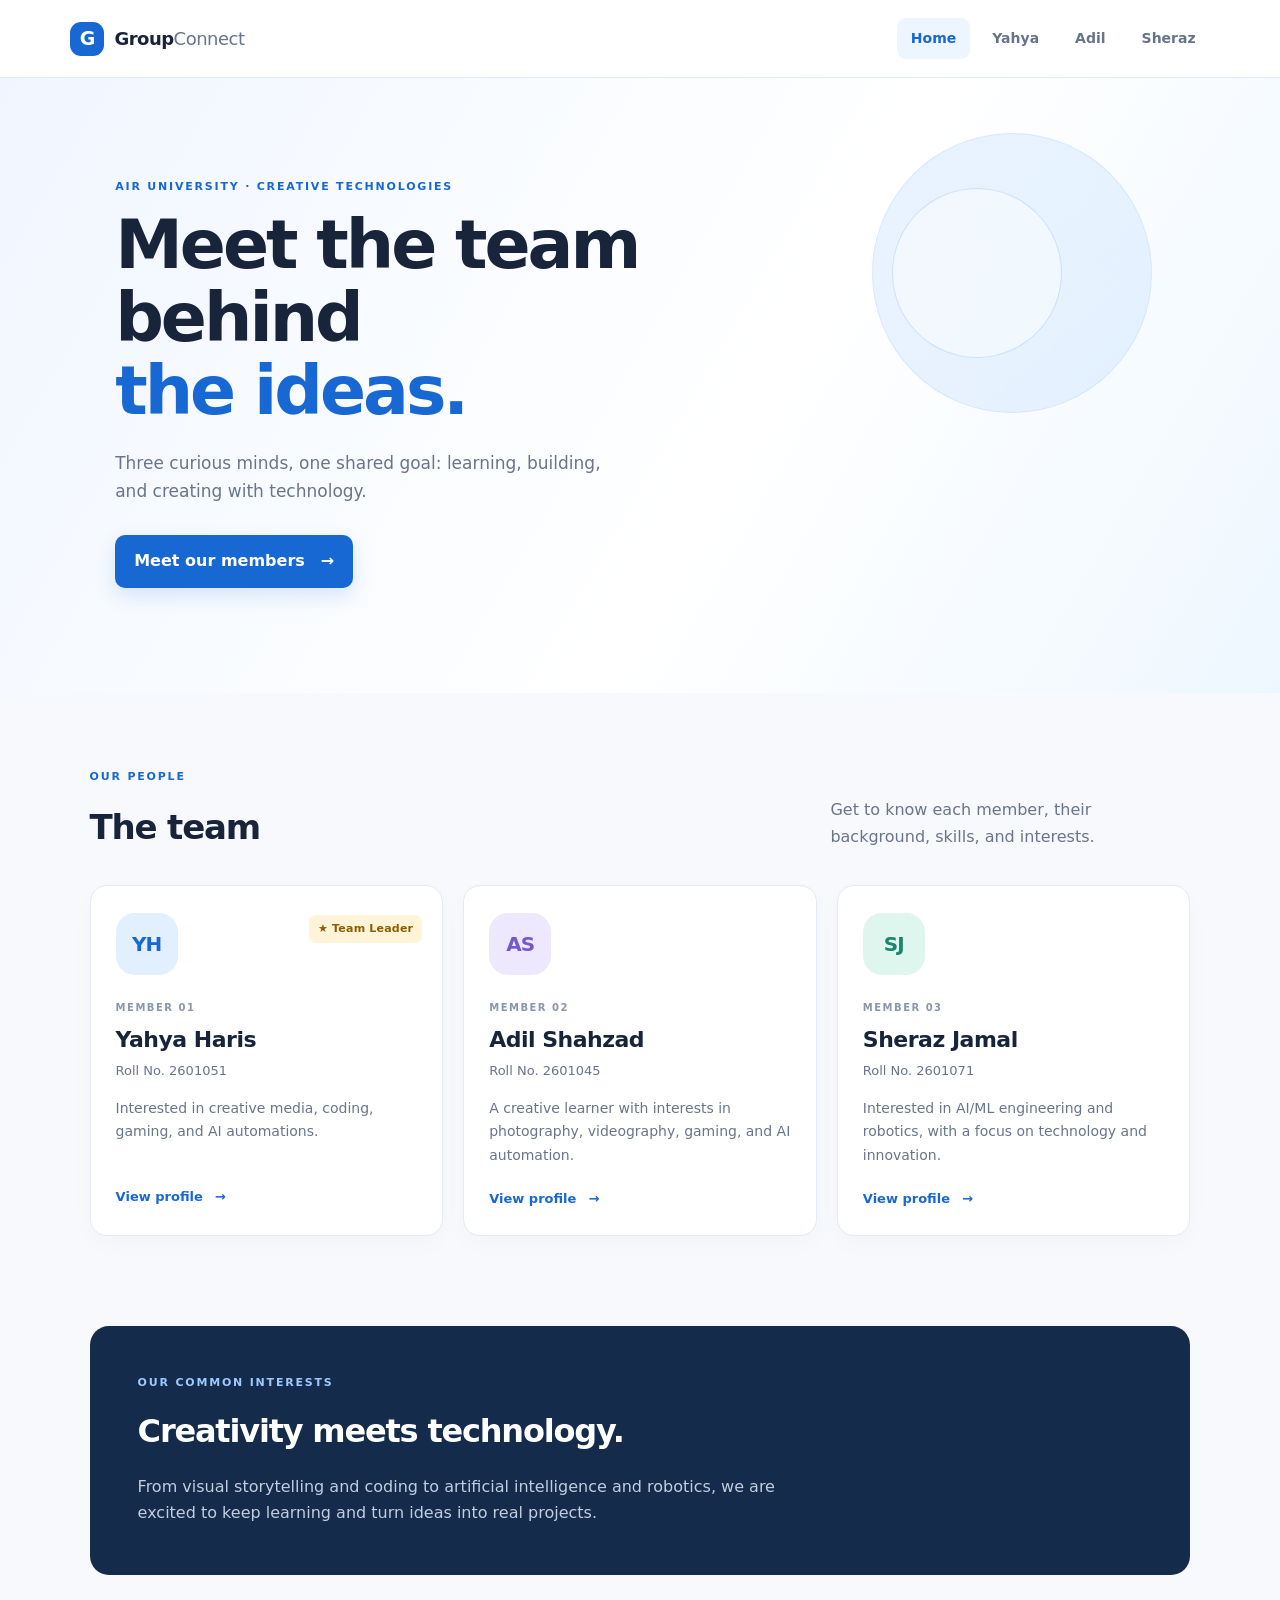
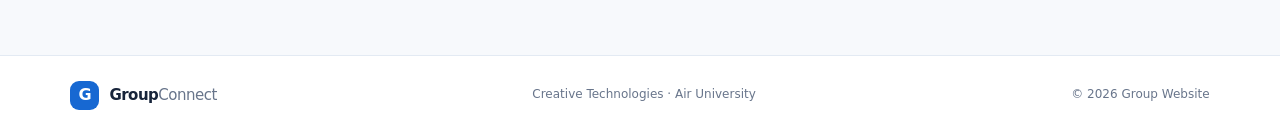
<file: index.html>
<!DOCTYPE html>
<html lang="en">
<head>
  <meta charset="UTF-8">
  <meta name="viewport" content="width=device-width, initial-scale=1.0">
  <meta name="description" content="Meet the three members of our Creative Technologies group.">
  <title>Group Website | Creative Technologies</title>
  <link rel="stylesheet" href="style.css">
</head>
<body>
  <header class="site-header">
    <a class="brand" href="index.html" aria-label="Group home"><span class="brand-mark">G</span><span>Group<span class="brand-light">Connect</span></span></a>
    <nav aria-label="Main navigation">
      <a class="active" href="index.html">Home</a>
      <a href="member1.html">Yahya</a>
      <a href="member2.html">Adil</a>
      <a href="member3.html">Sheraz</a>
    </nav>
  </header>
  <main>
    <section class="hero">
      <p class="eyebrow">AIR UNIVERSITY · CREATIVE TECHNOLOGIES</p>
      <h1>Meet the team behind<br><span>the ideas.</span></h1>
      <p class="hero-copy">Three curious minds, one shared goal: learning, building, and creating with technology.</p>
      <a class="button" href="#team">Meet our members <span aria-hidden="true">→</span></a>
      <div class="hero-orb orb-one"></div><div class="hero-orb orb-two"></div>
    </section>
    <section id="team" class="section">
      <div class="section-heading"><div><p class="eyebrow">OUR PEOPLE</p><h2>The team</h2></div><p>Get to know each member, their background, skills, and interests.</p></div>
      <div class="member-grid">
        <article class="member-card leader-card">
          <div class="avatar avatar-blue">YH</div><span class="tag">★ Team Leader</span>
          <p class="member-number">MEMBER 01</p><h3>Yahya Haris</h3><p class="roll">Roll No. 2601051</p>
          <p class="card-copy">Interested in creative media, coding, gaming, and AI automations.</p>
          <a class="text-link" href="member1.html">View profile <span>→</span></a>
        </article>
        <article class="member-card">
          <div class="avatar avatar-purple">AS</div><p class="member-number">MEMBER 02</p><h3>Adil Shahzad</h3><p class="roll">Roll No. 2601045</p>
          <p class="card-copy">A creative learner with interests in photography, videography, gaming, and AI automation.</p>
          <a class="text-link" href="member2.html">View profile <span>→</span></a>
        </article>
        <article class="member-card">
          <div class="avatar avatar-green">SJ</div><p class="member-number">MEMBER 03</p><h3>Sheraz Jamal</h3><p class="roll">Roll No. 2601071</p>
          <p class="card-copy">Interested in AI/ML engineering and robotics, with a focus on technology and innovation.</p>
          <a class="text-link" href="member3.html">View profile <span>→</span></a>
        </article>
      </div>
    </section>
    <section class="mission"><p class="eyebrow">OUR COMMON INTERESTS</p><h2>Creativity meets technology.</h2><p>From visual storytelling and coding to artificial intelligence and robotics, we are excited to keep learning and turn ideas into real projects.</p></section>
  </main>
  <footer><a class="brand footer-brand" href="index.html"><span class="brand-mark">G</span><span>Group<span class="brand-light">Connect</span></span></a><p>Creative Technologies · Air University</p><p>© 2026 Group Website</p></footer>
</body>
</html>
</file>
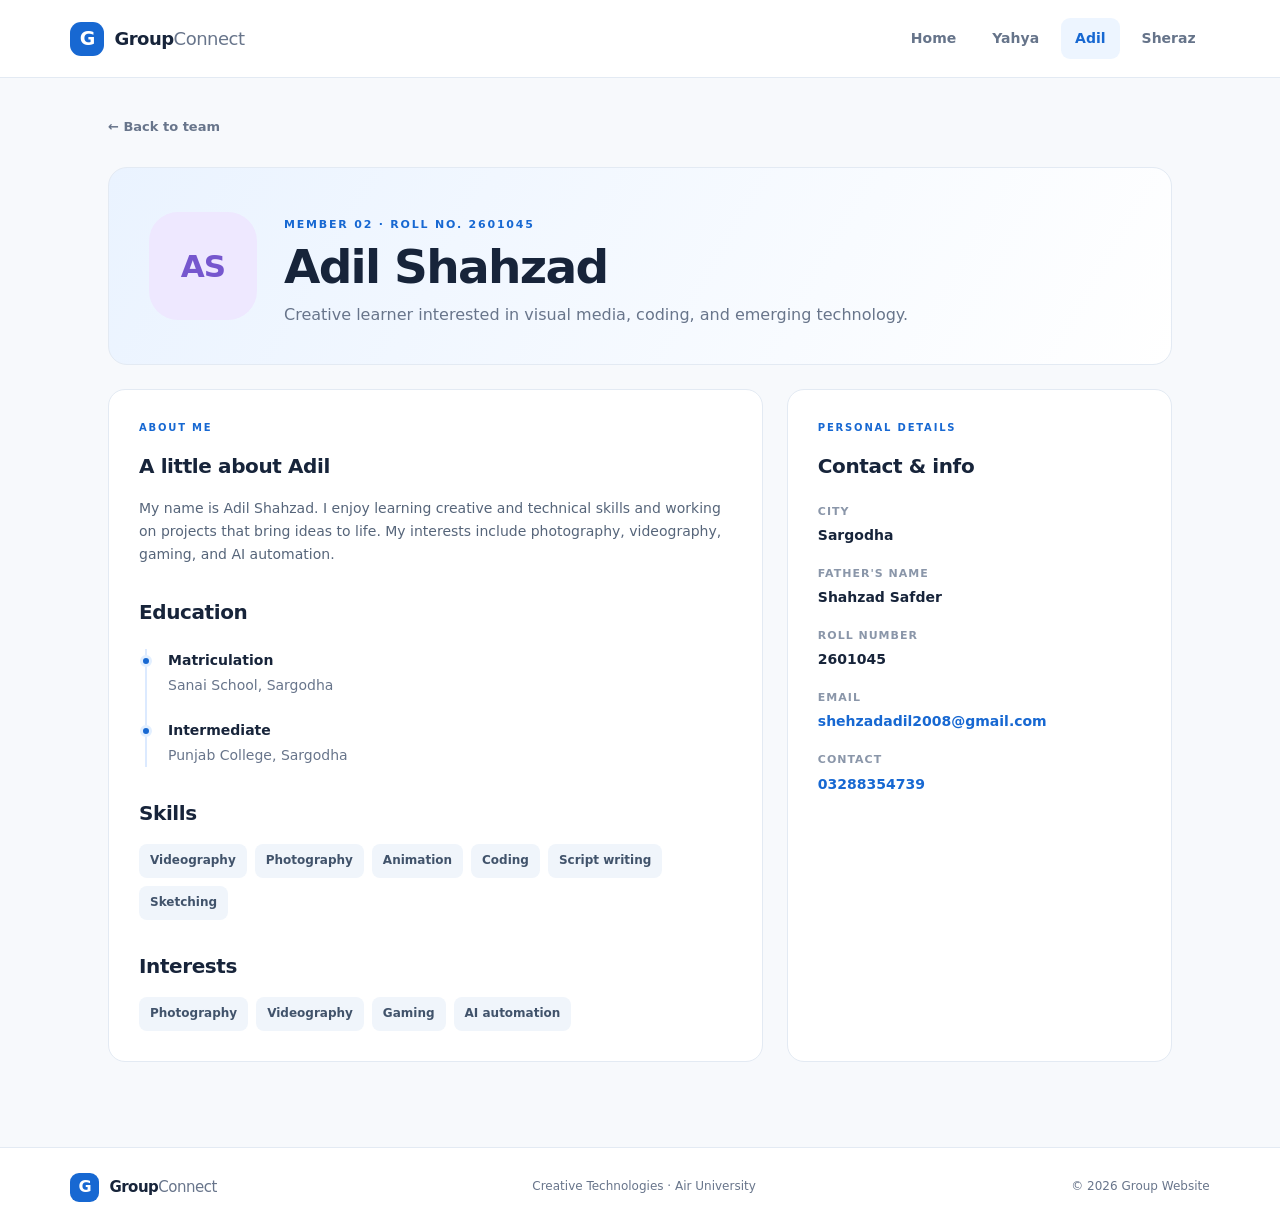
<file: adilshehzad.html>
<!DOCTYPE html>
<html lang="en">
<head><meta charset="UTF-8"><meta name="viewport" content="width=device-width, initial-scale=1.0"><title>Adil Shahzad | Member Profile</title><link rel="stylesheet" href="style.css"></head>
<body>
<header class="site-header"><a class="brand" href="index.html"><span class="brand-mark">G</span><span>Group<span class="brand-light">Connect</span></span></a><nav aria-label="Main navigation"><a href="index.html">Home</a><a href="member1.html">Yahya</a><a class="active" href="member2.html">Adil</a><a href="member3.html">Sheraz</a></nav></header>
<main class="profile-main"><a class="back-link" href="index.html">← Back to team</a>
<section class="profile-hero"><div class="avatar avatar-large avatar-purple">AS</div><div><p class="eyebrow">MEMBER 02 · ROLL NO. 2601045</p><h1>Adil Shahzad</h1><p class="profile-lead">Creative learner interested in visual media, coding, and emerging technology.</p></div></section>
<div class="profile-layout"><section class="content-panel"><p class="eyebrow">ABOUT ME</p><h2>A little about Adil</h2><p>My name is Adil Shahzad. I enjoy learning creative and technical skills and working on projects that bring ideas to life. My interests include photography, videography, gaming, and AI automation.</p>
<h2>Education</h2><div class="timeline"><div><span class="timeline-dot"></span><p class="timeline-title">Matriculation</p><p class="muted">Sanai School, Sargodha</p></div><div><span class="timeline-dot"></span><p class="timeline-title">Intermediate</p><p class="muted">Punjab College, Sargodha</p></div></div>
<h2>Skills</h2><div class="chips"><span>Videography</span><span>Photography</span><span>Animation</span><span>Coding</span><span>Script writing</span><span>Sketching</span></div><h2>Interests</h2><div class="chips"><span>Photography</span><span>Videography</span><span>Gaming</span><span>AI automation</span></div></section>
<aside class="content-panel contact-panel"><p class="eyebrow">PERSONAL DETAILS</p><h2>Contact & info</h2><dl><dt>City</dt><dd>Sargodha</dd><dt>Father's name</dt><dd>Shahzad Safder</dd><dt>Roll number</dt><dd>2601045</dd><dt>Email</dt><dd><a href="mailto:shehzadadil2008@gmail.com">shehzadadil2008@gmail.com</a></dd><dt>Contact</dt><dd><a href="tel:03288354739">03288354739</a></dd></dl></aside></div></main>
<footer><a class="brand footer-brand" href="index.html"><span class="brand-mark">G</span><span>Group<span class="brand-light">Connect</span></span></a><p>Creative Technologies · Air University</p><p>© 2026 Group Website</p></footer>
</body></html>
</file>
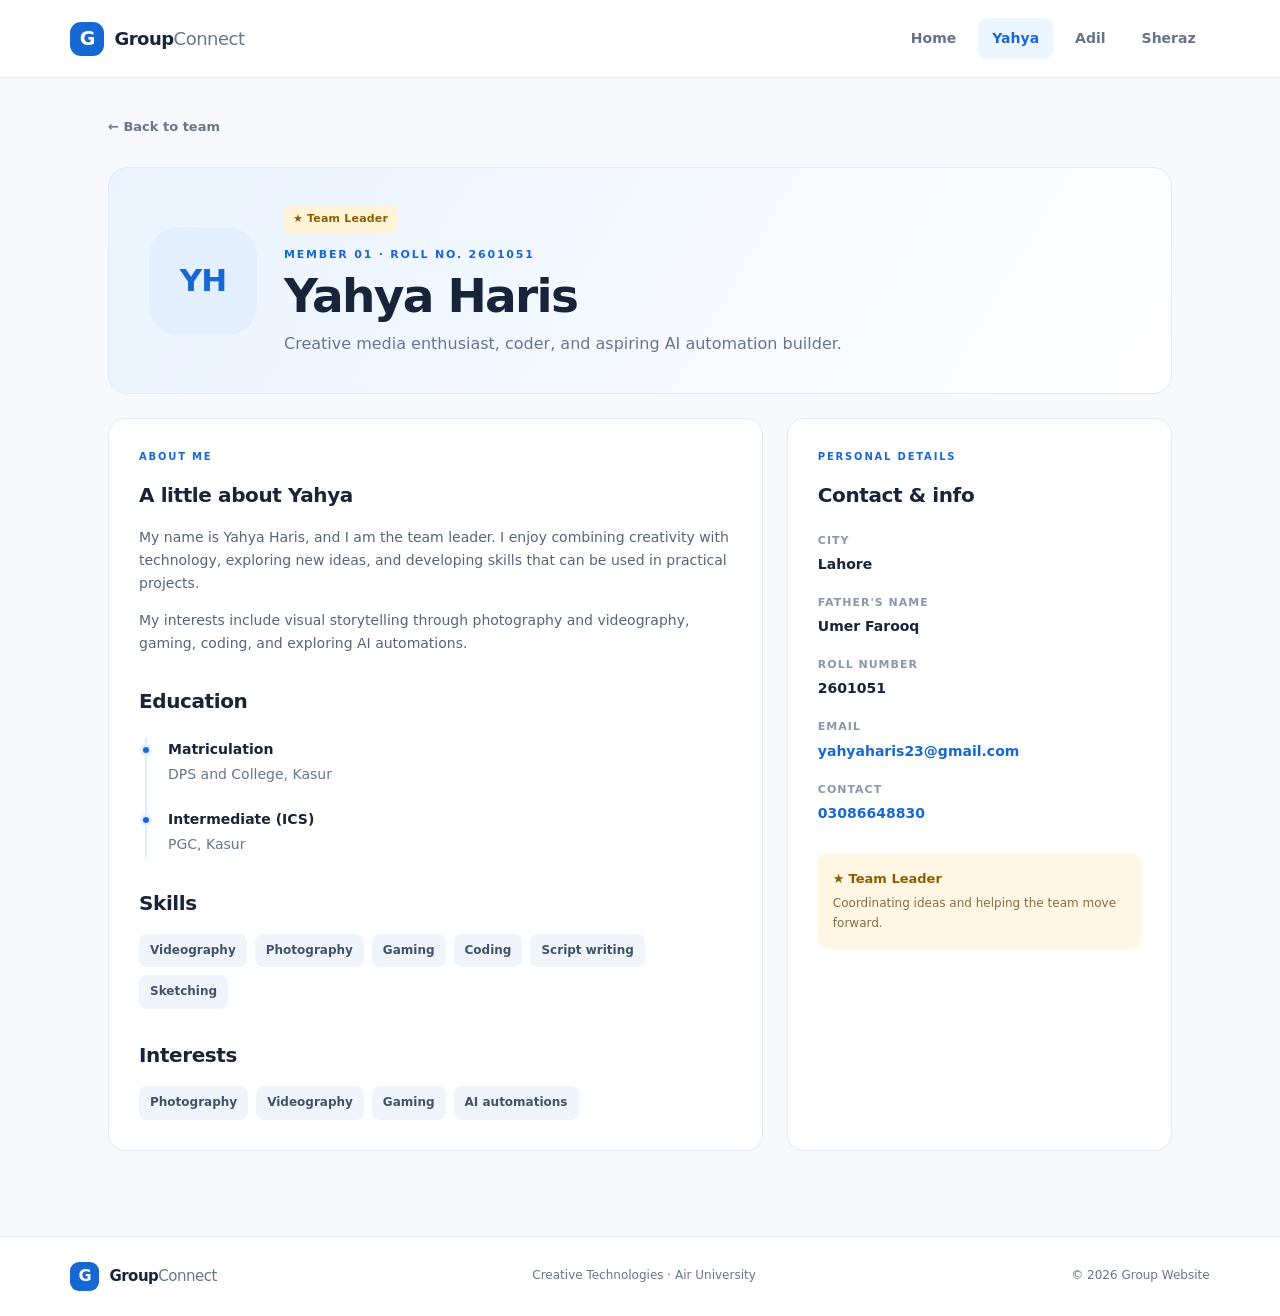
<file: yahyaharis.html>
<!DOCTYPE html>
<html lang="en">
<head><meta charset="UTF-8"><meta name="viewport" content="width=device-width, initial-scale=1.0"><title>Yahya Haris | Team Leader</title><link rel="stylesheet" href="style.css"></head>
<body>
<header class="site-header"><a class="brand" href="index.html"><span class="brand-mark">G</span><span>Group<span class="brand-light">Connect</span></span></a><nav aria-label="Main navigation"><a href="index.html">Home</a><a class="active" href="member1.html">Yahya</a><a href="member2.html">Adil</a><a href="member3.html">Sheraz</a></nav></header>
<main class="profile-main">
  <a class="back-link" href="index.html">← Back to team</a>
  <section class="profile-hero"><div class="avatar avatar-large avatar-blue">YH</div><div><span class="tag">★ Team Leader</span><p class="eyebrow">MEMBER 01 · ROLL NO. 2601051</p><h1>Yahya Haris</h1><p class="profile-lead">Creative media enthusiast, coder, and aspiring AI automation builder.</p></div></section>
  <div class="profile-layout"><section class="content-panel"><p class="eyebrow">ABOUT ME</p><h2>A little about Yahya</h2><p>My name is Yahya Haris, and I am the team leader. I enjoy combining creativity with technology, exploring new ideas, and developing skills that can be used in practical projects.</p><p>My interests include visual storytelling through photography and videography, gaming, coding, and exploring AI automations.</p>
  <h2>Education</h2><div class="timeline"><div><span class="timeline-dot"></span><p class="timeline-title">Matriculation</p><p class="muted">DPS and College, Kasur</p></div><div><span class="timeline-dot"></span><p class="timeline-title">Intermediate (ICS)</p><p class="muted">PGC, Kasur</p></div></div>
  <h2>Skills</h2><div class="chips"><span>Videography</span><span>Photography</span><span>Gaming</span><span>Coding</span><span>Script writing</span><span>Sketching</span></div>
  <h2>Interests</h2><div class="chips"><span>Photography</span><span>Videography</span><span>Gaming</span><span>AI automations</span></div></section>
  <aside class="content-panel contact-panel"><p class="eyebrow">PERSONAL DETAILS</p><h2>Contact & info</h2><dl><dt>City</dt><dd>Lahore</dd><dt>Father's name</dt><dd>Umer Farooq</dd><dt>Roll number</dt><dd>2601051</dd><dt>Email</dt><dd><a href="mailto:yahyaharis23@gmail.com">yahyaharis23@gmail.com</a></dd><dt>Contact</dt><dd><a href="tel:03086648830">03086648830</a></dd></dl><div class="leader-note">★ <strong>Team Leader</strong><br><span>Coordinating ideas and helping the team move forward.</span></div></aside></div>
</main><footer><a class="brand footer-brand" href="index.html"><span class="brand-mark">G</span><span>Group<span class="brand-light">Connect</span></span></a><p>Creative Technologies · Air University</p><p>© 2026 Group Website</p></footer>
</body></html>
</file>
<file: style.css>
:root{--ink:#17243a;--muted:#68758b;--blue:#1768d2;--pale:#edf5ff;--line:#e3eaf3;--surface:#fff;--bg:#f7f9fc;--purple:#7657ce;--green:#19876d}*{box-sizing:border-box}html{scroll-behavior:smooth}body{margin:0;background:var(--bg);color:var(--ink);font-family:Inter,ui-sans-serif,system-ui,-apple-system,BlinkMacSystemFont,"Segoe UI",sans-serif;line-height:1.65}a{color:inherit;text-decoration:none}.site-header{height:78px;padding:0 max(5.5vw,24px);display:flex;align-items:center;justify-content:space-between;background:#fff;border-bottom:1px solid var(--line);gap:24px}.brand{display:flex;align-items:center;gap:10px;font-weight:800;font-size:18px;letter-spacing:-.5px;white-space:nowrap}.brand-mark{display:grid;place-items:center;width:34px;height:34px;background:var(--blue);color:#fff;border-radius:11px;font-size:19px}.brand-light{font-weight:500;color:var(--muted)}nav{display:flex;align-items:center;gap:8px}nav a{padding:9px 14px;border-radius:9px;color:#66748a;font-size:14px;font-weight:650}nav a:hover,nav a.active{background:var(--pale);color:var(--blue)}.hero{position:relative;overflow:hidden;padding:100px max(9vw,28px) 105px;background:linear-gradient(120deg,#f0f6ff 0%,#fff 58%,#eef7ff 100%);min-height:420px}.eyebrow{font-size:11px;font-weight:800;letter-spacing:1.8px;color:var(--blue);margin:0 0 13px}.hero h1{font-size:clamp(42px,6vw,68px);line-height:1.07;letter-spacing:-3px;margin:0 0 22px;max-width:700px}.hero h1 span{color:var(--blue)}.hero-copy{max-width:500px;color:var(--muted);font-size:17px;margin:0 0 30px}.button{display:inline-flex;align-items:center;gap:16px;padding:13px 19px;background:var(--blue);color:white;border-radius:10px;font-weight:700;box-shadow:0 8px 20px #1768d226}.button:hover{transform:translateY(-1px)}.hero-orb{position:absolute;border-radius:50%;pointer-events:none}.orb-one{width:280px;height:280px;right:10%;top:55px;background:linear-gradient(140deg,#d4e8ff88,#6eaff322);border:1px solid #b8d7ff66}.orb-two{width:170px;height:170px;right:17%;top:110px;border:1px solid #9fc9fa80;background:#ffffff70}.section{padding:75px max(7vw,24px) 90px}.section-heading{display:flex;justify-content:space-between;align-items:end;gap:28px;margin-bottom:30px}.section-heading h2,.mission h2{font-size:34px;letter-spacing:-1.2px;margin:0}.section-heading>p{max-width:360px;color:var(--muted);margin:0 0 5px}.member-grid{display:grid;grid-template-columns:repeat(3,minmax(0,1fr));gap:20px}.member-card{position:relative;padding:27px 25px 24px;background:white;border:1px solid var(--line);border-radius:17px;box-shadow:0 8px 25px #21385b06;transition:transform .2s,box-shadow .2s}.member-card:hover{transform:translateY(-4px);box-shadow:0 16px 35px #21385b12}.avatar{width:62px;height:62px;border-radius:19px;display:grid;place-items:center;font-weight:850;font-size:20px;letter-spacing:-1px;margin-bottom:25px}.avatar-blue{background:#e1efff;color:#1768d2}.avatar-purple{background:#eee8ff;color:#7657ce}.avatar-green{background:#dff6ef;color:#19876d}.tag{display:inline-flex;align-items:center;padding:5px 9px;border-radius:7px;background:#fff4d8;color:#8c5d00;font-size:11px;font-weight:800;letter-spacing:.2px}.leader-card .tag{position:absolute;top:29px;right:20px}.member-number{font-size:10px;font-weight:800;letter-spacing:1.5px;color:#8a96a9;margin:0 0 5px}.member-card h3{font-size:22px;letter-spacing:-.5px;margin:0 0 2px}.roll{font-size:13px;color:var(--muted);margin:0 0 16px}.card-copy{font-size:14px;color:var(--muted);min-height:68px}.text-link{display:inline-flex;gap:12px;color:var(--blue);font-weight:750;font-size:13px;margin-top:7px}.mission{margin:0 max(7vw,24px) 80px;padding:48px;background:#142b4b;color:#fff;border-radius:19px}.mission .eyebrow{color:#9dc9ff}.mission h2{font-size:32px;margin-bottom:12px}.mission>p:last-child{max-width:700px;color:#c1cee0;margin-bottom:0}.profile-main{max-width:1120px;margin:auto;padding:35px 28px 85px}.back-link{display:inline-block;color:var(--muted);font-size:13px;font-weight:650;margin-bottom:30px}.back-link:hover{color:var(--blue)}.profile-hero{display:flex;align-items:center;gap:27px;padding:36px 40px;background:linear-gradient(120deg,#eaf3ff,#fff);border:1px solid var(--line);border-radius:19px;margin-bottom:24px}.avatar-large{width:108px;height:108px;flex:0 0 108px;font-size:31px;border-radius:29px;margin:0}.profile-hero .eyebrow{margin-top:12px;margin-bottom:5px}.profile-hero h1{font-size:clamp(34px,5vw,47px);line-height:1.15;letter-spacing:-1.7px;margin:0 0 8px}.profile-lead{color:var(--muted);margin:0;max-width:650px}.profile-layout{display:grid;grid-template-columns:minmax(0,1.7fr) minmax(260px,1fr);gap:24px}.content-panel{padding:30px;background:#fff;border:1px solid var(--line);border-radius:17px}.content-panel h2{font-size:20px;letter-spacing:-.4px;margin:0 0 12px}.content-panel p{color:#56657a;font-size:14px}.content-panel .eyebrow{color:var(--blue);font-size:10px}.content-panel h2:not(:first-of-type){margin-top:30px}.timeline{border-left:2px solid #dceaff;margin:20px 0 5px 6px;padding-left:21px}.timeline>div{position:relative;margin:0 0 22px}.timeline>div:last-child{margin-bottom:0}.timeline-dot{position:absolute;left:-28px;top:6px;width:12px;height:12px;background:var(--blue);border:3px solid #e2efff;border-radius:50%}.timeline-title{font-weight:750;color:var(--ink)!important;margin:0 0 2px}.muted{color:var(--muted)!important;margin:0}.chips{display:flex;flex-wrap:wrap;gap:8px;margin-top:14px}.chips span{background:#f0f5fb;color:#41536b;padding:7px 11px;border-radius:8px;font-size:12px;font-weight:650}.contact-panel dl{margin:20px 0 0}.contact-panel dt{font-size:11px;text-transform:uppercase;letter-spacing:1px;color:#8a96a9;font-weight:800;margin-top:18px}.contact-panel dd{margin:3px 0 0;font-size:14px;font-weight:650;overflow-wrap:anywhere}.contact-panel dd a{color:var(--blue)}.leader-note{margin-top:28px;padding:15px;background:#fff7e3;border-radius:10px;color:#8c5d00;font-size:13px}.leader-note span{display:inline-block;color:#806e48;margin-top:5px;font-size:12px}footer{display:flex;align-items:center;justify-content:space-between;gap:20px;padding:25px max(5.5vw,24px);background:#fff;border-top:1px solid var(--line);color:var(--muted);font-size:12px}.footer-brand{font-size:15px;color:var(--ink)}.footer-brand .brand-mark{width:29px;height:29px;border-radius:9px;font-size:16px}footer p{margin:0}@media(max-width:800px){.site-header{height:auto;min-height:75px;padding:15px 22px;align-items:flex-start;flex-direction:column;gap:10px}nav{width:100%;overflow-x:auto;gap:3px}nav a{padding:8px 11px;white-space:nowrap}.hero{padding-top:75px;padding-bottom:80px}.orb-one{right:-110px;opacity:.65}.orb-two{right:-40px;opacity:.6}.section-heading{align-items:flex-start;flex-direction:column;gap:10px}.member-grid{grid-template-columns:1fr}.member-card{padding:24px}.card-copy{min-height:0}.mission{padding:30px;margin-bottom:45px}.profile-layout{grid-template-columns:1fr}.profile-hero{padding:25px;gap:18px}.avatar-large{width:78px;height:78px;flex-basis:78px;border-radius:22px;font-size:24px}footer{flex-wrap:wrap}footer p:last-child{width:100%}}@media(max-width:480px){.hero h1{letter-spacing:-2px}.profile-main{padding:25px 16px 55px}.profile-hero{align-items:flex-start;flex-direction:column}.content-panel{padding:23px}.leader-card .tag{position:static;margin-top:-12px;margin-bottom:16px}.leader-card .avatar{margin-bottom:16px}.section{padding:55px 18px}.mission{margin-left:18px;margin-right:18px}.section-heading h2,.mission h2{font-size:29px}}
</file>
